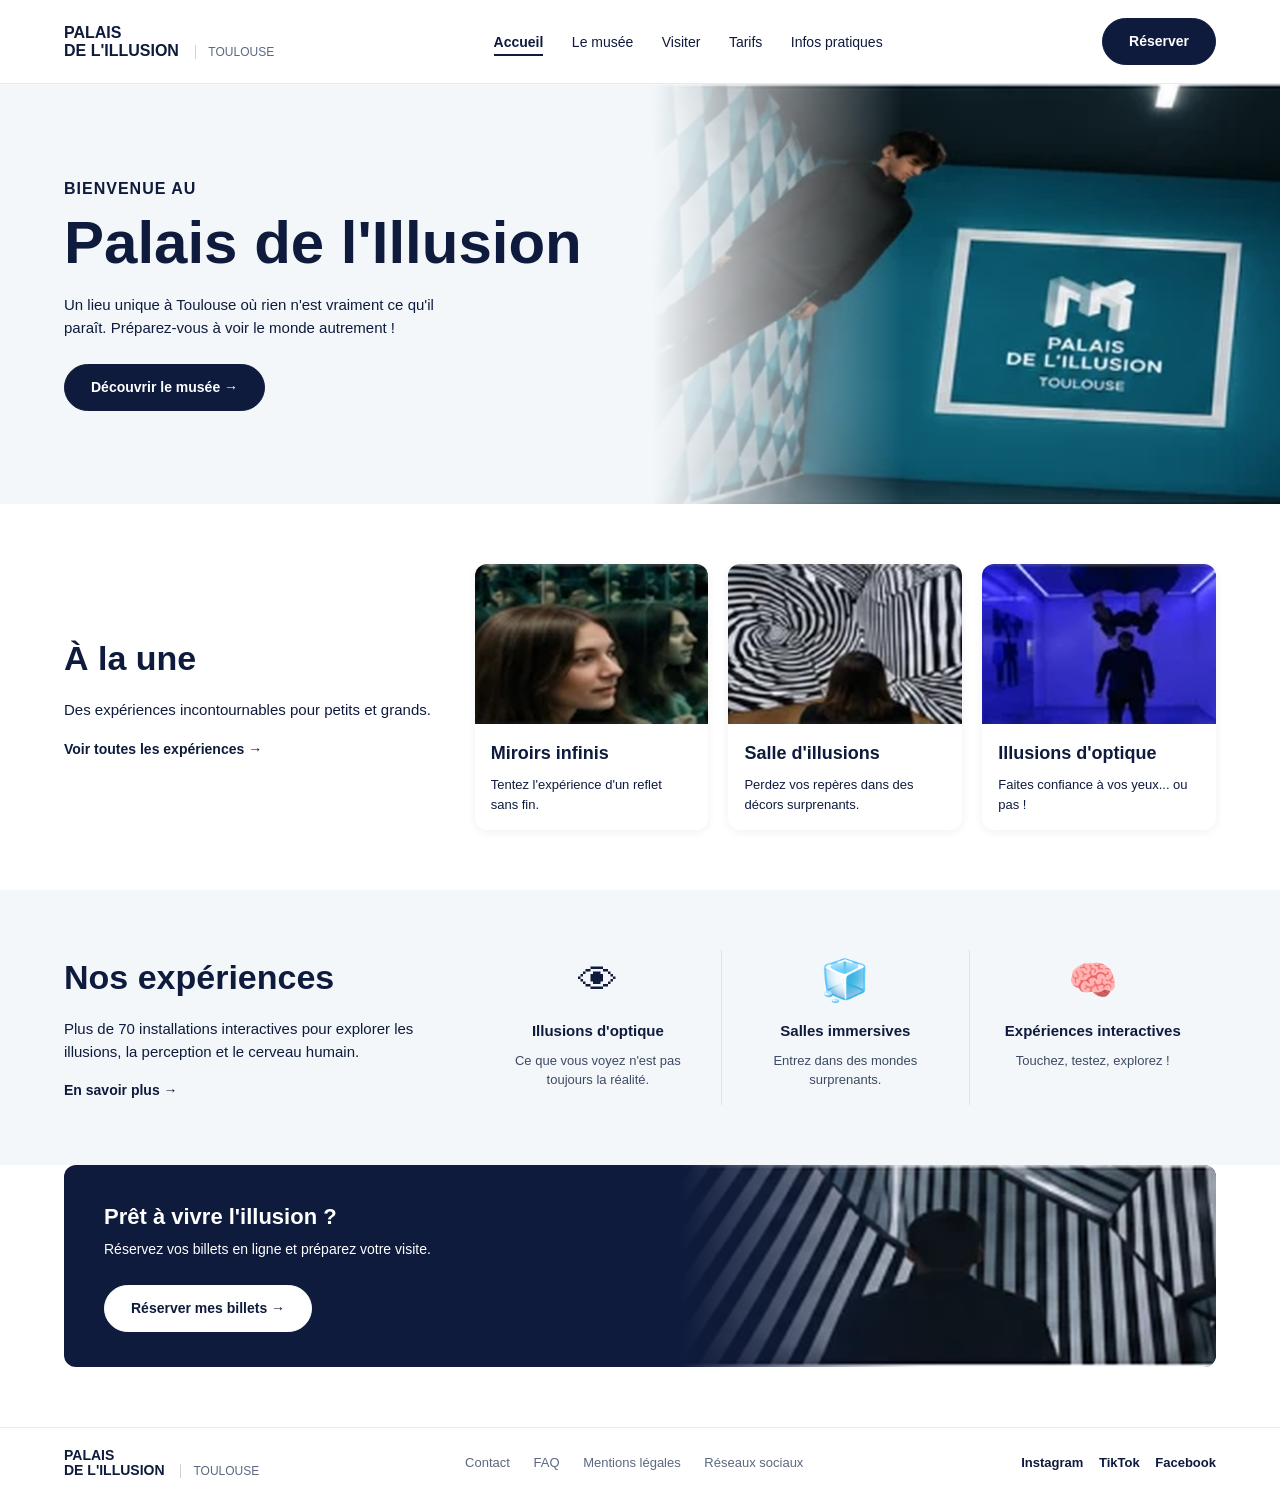
<file: index.html>
<!DOCTYPE html>
<html lang="fr">
<head>
  <meta charset="UTF-8">
  <meta name="viewport" content="width=device-width, initial-scale=1.0">
  <title>Palais de l'Illusion - Toulouse</title>
  <link rel="stylesheet" href="style.css">
</head>
<body>

  <!-- ========== EN-TÊTE ========== -->
  <header class="header">
    <div class="logo">
      PALAIS<br>DE L'ILLUSION
      <small>TOULOUSE</small>
    </div>

    <nav class="menu">
      <a href="index.html" class="actif">Accueil</a>
      <a href="#">Le musée</a>
      <a href="#">Visiter</a>
      <a href="tarifs.html">Tarifs</a>
      <a href="#">Infos pratiques</a>
    </nav>

    <a href="#" class="btn">Réserver</a>
  </header>

  <!-- ========== HERO (bandeau du haut) ========== -->
  <section class="hero">
    <div class="hero-texte">
      <p class="surtitre">BIENVENUE AU</p>
      <h1>Palais de l'Illusion</h1>
      <p>Un lieu unique à Toulouse où rien n'est vraiment ce qu'il paraît. Préparez-vous à voir le monde autrement !</p>
      <a href="#" class="btn">Découvrir le musée &rarr;</a>
    </div>

    <!-- Remplacez images/hero.jpg par votre photo -->
    <div class="hero-image">
      <img src="images/hero.jpg" alt="Salle de l'illusion">
    </div>
  </section>

  <!-- ========== À LA UNE ========== -->
  <section class="section">
    <div class="une">
      <div class="une-texte">
        <h2>À la une</h2>
        <p>Des expériences incontournables pour petits et grands.</p>
        <a href="#" class="lien">Voir toutes les expériences &rarr;</a>
      </div>

      <div class="cartes">
        <div class="carte">
          <div class="carte-image">
            <img src="images/miroirs.jpg" alt="Miroirs infinis">
          </div>
          <div class="carte-texte">
            <h3>Miroirs infinis</h3>
            <p>Tentez l'expérience d'un reflet sans fin.</p>
          </div>
        </div>

        <div class="carte">
          <div class="carte-image">
            <img src="images/salle-illusions.jpg" alt="Salle d'illusions">
          </div>
          <div class="carte-texte">
            <h3>Salle d'illusions</h3>
            <p>Perdez vos repères dans des décors surprenants.</p>
          </div>
        </div>

        <div class="carte">
          <div class="carte-image">
            <img src="images/illusions-optique.jpg" alt="Illusions d'optique">
          </div>
          <div class="carte-texte">
            <h3>Illusions d'optique</h3>
            <p>Faites confiance à vos yeux... ou pas !</p>
          </div>
        </div>
      </div>
    </div>
  </section>

  <!-- ========== NOS EXPÉRIENCES ========== -->
  <section class="section fond-gris">
    <div class="experiences">
      <div class="experiences-texte">
        <h2>Nos expériences</h2>
        <p>Plus de 70 installations interactives pour explorer les illusions, la perception et le cerveau humain.</p>
        <a href="#" class="lien">En savoir plus &rarr;</a>
      </div>

      <div class="experiences-colonnes">
        <div class="exp-colonne">
          <div class="exp-icone">👁</div>
          <h3>Illusions d'optique</h3>
          <p>Ce que vous voyez n'est pas toujours la réalité.</p>
        </div>

        <div class="exp-colonne">
          <div class="exp-icone">🧊</div>
          <h3>Salles immersives</h3>
          <p>Entrez dans des mondes surprenants.</p>
        </div>

        <div class="exp-colonne">
          <div class="exp-icone">🧠</div>
          <h3>Expériences interactives</h3>
          <p>Touchez, testez, explorez !</p>
        </div>
      </div>
    </div>
  </section>

  <!-- ========== BANDEAU RÉSERVATION ========== -->
  <section class="cta">
    <div class="cta-texte">
      <h3>Prêt à vivre l'illusion ?</h3>
      <p>Réservez vos billets en ligne et préparez votre visite.</p>
      <a href="tarifs.html" class="btn btn-blanc">Réserver mes billets &rarr;</a>
    </div>

    <!-- Remplacez par une photo si vous voulez -->
    <div class="cta-image">
      <img src="images/cta.jpg" alt="">
    </div>
  </section>

  <!-- ========== PIED DE PAGE ========== -->
  <footer class="footer">
    <div class="logo">
      PALAIS<br>DE L'ILLUSION
      <small>TOULOUSE</small>
    </div>

    <div class="footer-liens">
      <a href="#">Contact</a>
      <a href="#">FAQ</a>
      <a href="#">Mentions légales</a>
      <a href="#">Réseaux sociaux</a>
    </div>

    <div class="reseaux">
      <a href="#">Instagram</a>
      <a href="#">TikTok</a>
      <a href="#">Facebook</a>
    </div>
  </footer>

</body>
</html>
</file>
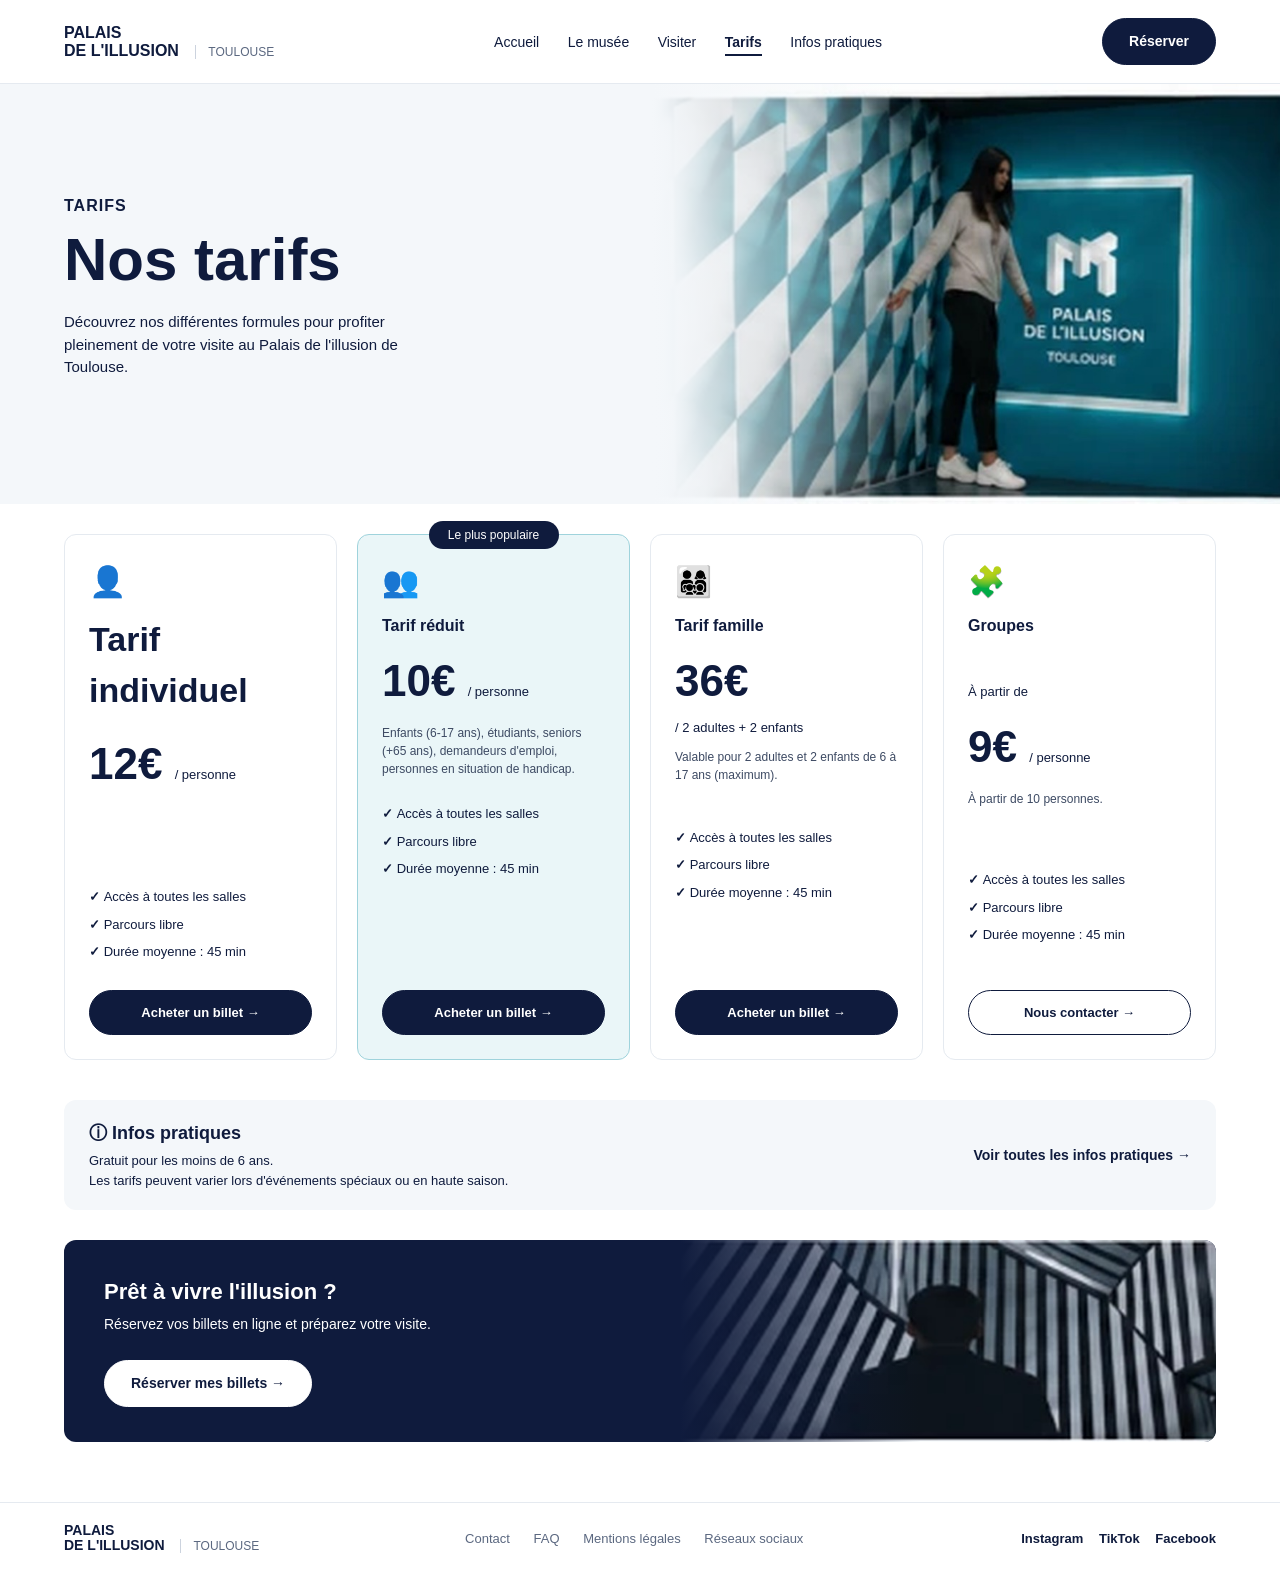
<file: tarifs.html>
<!DOCTYPE html>
<html lang="fr">
<head>
  <meta charset="UTF-8">
  <meta name="viewport" content="width=device-width, initial-scale=1.0">
  <title>Tarifs - Palais de l'Illusion</title>
  <link rel="stylesheet" href="style.css">
</head>
<body>

  <!-- ========== EN-TÊTE ========== -->
  <header class="header">
    <div class="logo">
      PALAIS<br>DE L'ILLUSION
      <small>TOULOUSE</small>
    </div>

    <nav class="menu">
      <a href="index.html">Accueil</a>
      <a href="#">Le musée</a>
      <a href="#">Visiter</a>
      <a href="tarifs.html" class="actif">Tarifs</a>
      <a href="#">Infos pratiques</a>
    </nav>

    <a href="#" class="btn">Réserver</a>
  </header>

  <!-- ========== TITRE + PHOTO ========== -->
  <section class="hero">
    <div class="hero-texte">
      <p class="surtitre">TARIFS</p>
      <h1>Nos tarifs</h1>
      <p>Découvrez nos différentes formules pour profiter pleinement de votre visite au Palais de l'illusion de Toulouse.</p>
    </div>

    <div class="hero-image">
      <img src="images/hero-tarifs.jpg" alt="Salle de l'illusion">
    </div>
  </section>

  <!-- ========== LES 4 TARIFS ========== -->
  <section class="tarifs">

    <!-- Carte 1 : tarif individuel -->
    <div class="tarif">
      <div class="icone">👤</div>
      <h2>Tarif individuel</h2>
      <p class="prix">12€ <small>/ personne</small></p>
      <p class="petit">&nbsp;</p>
      <ul>
        <li>Accès à toutes les salles</li>
        <li>Parcours libre</li>
        <li>Durée moyenne : 45 min</li>
      </ul>
      <a href="#" class="btn">Acheter un billet &rarr;</a>
    </div>

    <!-- Carte 2 : tarif réduit (mise en avant) -->
    <div class="tarif populaire">
      <div class="badge">Le plus populaire</div>
      <div class="icone">👥</div>
      <h3>Tarif réduit</h3>
      <p class="prix">10€ <small>/ personne</small></p>
      <p class="petit">Enfants (6-17 ans), étudiants, seniors (+65 ans), demandeurs d'emploi, personnes en situation de handicap.</p>
      <ul>
        <li>Accès à toutes les salles</li>
        <li>Parcours libre</li>
        <li>Durée moyenne : 45 min</li>
      </ul>
      <a href="#" class="btn">Acheter un billet &rarr;</a>
    </div>

    <!-- Carte 3 : tarif famille -->
    <div class="tarif">
      <div class="icone">👨‍👩‍👧‍👦</div>
      <h3>Tarif famille</h3>
      <p class="prix">36€ <small class="ligne">/ 2 adultes + 2 enfants</small></p>
      <p class="petit">Valable pour 2 adultes et 2 enfants de 6 à 17 ans (maximum).</p>
      <ul>
        <li>Accès à toutes les salles</li>
        <li>Parcours libre</li>
        <li>Durée moyenne : 45 min</li>
      </ul>
      <a href="#" class="btn">Acheter un billet &rarr;</a>
    </div>

    <!-- Carte 4 : groupes -->
    <div class="tarif">
      <div class="icone">🧩</div>
      <h3>Groupes</h3>
      <p class="prix"><small>À partir de</small><br>9€ <small>/ personne</small></p>
      <p class="petit">À partir de 10 personnes.</p>
      <ul>
        <li>Accès à toutes les salles</li>
        <li>Parcours libre</li>
        <li>Durée moyenne : 45 min</li>
      </ul>
      <a href="#" class="btn btn-contour">Nous contacter &rarr;</a>
    </div>

  </section>

  <!-- ========== INFOS PRATIQUES ========== -->
  <section class="infos">
    <div>
      <h3>ⓘ Infos pratiques</h3>
      <p>Gratuit pour les moins de 6 ans.</p>
      <p>Les tarifs peuvent varier lors d'événements spéciaux ou en haute saison.</p>
    </div>
    <a href="#" class="lien">Voir toutes les infos pratiques &rarr;</a>
  </section>

  <!-- ========== BANDEAU RÉSERVATION ========== -->
  <section class="cta">
    <div class="cta-texte">
      <h3>Prêt à vivre l'illusion ?</h3>
      <p>Réservez vos billets en ligne et préparez votre visite.</p>
      <a href="#" class="btn btn-blanc">Réserver mes billets &rarr;</a>
    </div>

    <div class="cta-image">
      <img src="images/cta.jpg" alt="">
    </div>
  </section>

  <!-- ========== PIED DE PAGE ========== -->
  <footer class="footer">
    <div class="logo">
      PALAIS<br>DE L'ILLUSION
      <small>TOULOUSE</small>
    </div>

    <div class="footer-liens">
      <a href="#">Contact</a>
      <a href="#">FAQ</a>
      <a href="#">Mentions légales</a>
      <a href="#">Réseaux sociaux</a>
    </div>

    <div class="reseaux">
      <a href="#">Instagram</a>
      <a href="#">TikTok</a>
      <a href="#">Facebook</a>
    </div>
  </footer>

</body>
</html>
</file>
<file: style.css>
/* ==========================================
   STYLE COMMUN - Palais de l'Illusion
   ========================================== */

/* Réglages de base de la page */
body {
  margin: 0;
  font-family: Arial, Helvetica, sans-serif;
  color: #0f1b3d;
  background: #ffffff;
  line-height: 1.5;
}

a {
  color: inherit;
  text-decoration: none;
}

img {
  display: block;
  width: 100%;
  height: 100%;
  object-fit: cover;
}

h1 {
  font-size: 60px;
  font-weight: bold;
  line-height: 1.05;
  margin: 10px 0 20px 0;
}

h2 {
  font-size: 34px;
  margin: 0 0 15px 0;
}

h3 {
  font-size: 18px;
  margin: 0 0 8px 0;
}

p {
  margin: 0 0 15px 0;
}

/* ==========================================
   EN-TÊTE (logo + menu + bouton)
   ========================================== */
.header {
  display: flex;
  justify-content: space-between;
  align-items: center;
  padding: 18px 5%;
  border-bottom: 1px solid #e5eaf0;
}

.logo {
  font-weight: bold;
  font-size: 16px;
  line-height: 1.1;
}

.logo small {
  font-weight: normal;
  font-size: 12px;
  color: #5b6880;
  margin-left: 12px;
  padding-left: 12px;
  border-left: 1px solid #ccd3de;
}

.menu a {
  margin: 0 12px;
  font-size: 14px;
  padding-bottom: 4px;
}

.menu a.actif {
  font-weight: bold;
  border-bottom: 2px solid #0f1b3d;
}

/* ==========================================
   BOUTONS
   ========================================== */
.btn {
  display: inline-block;
  background: #0f1b3d;
  color: #ffffff;
  padding: 12px 26px;
  border-radius: 30px;
  font-size: 14px;
  font-weight: bold;
  border: 1px solid #0f1b3d;
}

.btn-blanc {
  background: #ffffff;
  color: #0f1b3d;
  border: 1px solid #ffffff;
}

.btn-contour {
  background: #ffffff;
  color: #0f1b3d;
  border: 1px solid #0f1b3d;
}

.lien {
  font-size: 14px;
  font-weight: bold;
}

/* ==========================================
   HERO (grand bandeau du haut)
   ========================================== */
.hero {
  display: flex;
  background: #f4f7fa;
}

.hero-texte {
  flex: 1;
  padding: 60px 5%;
  display: flex;
  flex-direction: column;
  justify-content: center;
}

.hero-texte .surtitre {
  font-size: 16px;
  font-weight: bold;
  letter-spacing: 1px;
  margin: 0;
}

.hero-texte p {
  font-size: 15px;
  max-width: 380px;
}

.hero-texte .btn {
  align-self: flex-start;
  margin-top: 10px;
}

.hero-image {
  flex: 1.2;
  min-height: 420px;
  background: #2a8fa0;
  position: relative;
}

/* Fondu : la photo s'estompe vers la gauche, dans la couleur du fond */
.hero-image::after {
  content: "";
  position: absolute;
  top: 0;
  left: 0;
  bottom: 0;
  width: 40%;
  background: linear-gradient(to right, #f4f7fa, rgba(244, 247, 250, 0));
}

/* ==========================================
   SECTION "À LA UNE"
   ========================================== */
.section {
  padding: 60px 5%;
}

.une {
  display: flex;
  align-items: center;
  gap: 40px;
}

.une-texte {
  flex: 1;
}

.une-texte p {
  font-size: 15px;
}

.cartes {
  flex: 2;
  display: flex;
  gap: 20px;
}

.carte {
  flex: 1;
  background: #ffffff;
  border-radius: 12px;
  overflow: hidden;
  box-shadow: 0 2px 10px rgba(0, 0, 0, 0.06);
}

.carte-image {
  height: 160px;
  background: #cfd8e3;
}

.carte-texte {
  padding: 16px;
}

.carte-texte p {
  font-size: 13px;
  margin: 0;
}

/* ==========================================
   SECTION "NOS EXPÉRIENCES"
   ========================================== */
.fond-gris {
  background: #f4f7fa;
}

.experiences {
  display: flex;
  align-items: center;
  gap: 40px;
}

.experiences-texte {
  flex: 1;
}

.experiences-texte p {
  font-size: 15px;
}

.experiences-colonnes {
  flex: 2;
  display: flex;
}

.exp-colonne {
  flex: 1;
  text-align: center;
  padding: 0 25px;
  border-left: 1px solid #dde3ea;
}

.exp-colonne:first-child {
  border-left: none;
}

.exp-icone {
  font-size: 40px;
  margin-bottom: 10px;
}

.exp-colonne h3 {
  font-size: 15px;
}

.exp-colonne p {
  font-size: 13px;
  color: #3d4a63;
}

/* ==========================================
   BANDEAU "PRÊT À VIVRE L'ILLUSION ?"
   ========================================== */
.cta {
  display: flex;
  margin: 0 5% 60px 5%;
  background: #0f1b3d;
  color: #ffffff;
  border-radius: 12px;
  overflow: hidden;
  min-height: 150px;
}

.cta-texte {
  flex: 1;
  padding: 35px 40px;
  display: flex;
  flex-direction: column;
  justify-content: center;
}

.cta-texte h3 {
  font-size: 22px;
  margin: 0 0 6px 0;
}

.cta-texte p {
  font-size: 14px;
}

.cta-texte .btn-blanc {
  align-self: flex-start;
  margin-top: 10px;
}

.cta-image {
  flex: 1;
  background: #555555;
  position: relative;
}

/* Fondu : la photo s'assombrit vers la gauche, dans la couleur du bandeau */
.cta-image::after {
  content: "";
  position: absolute;
  top: 0;
  left: 0;
  bottom: 0;
  width: 45%;
  background: linear-gradient(to right, #0f1b3d, rgba(15, 27, 61, 0));
}

/* ==========================================
   PIED DE PAGE
   ========================================== */
.footer {
  display: flex;
  justify-content: space-between;
  align-items: center;
  padding: 20px 5%;
  border-top: 1px solid #e5eaf0;
  font-size: 13px;
}

.footer .logo {
  font-size: 14px;
}

.footer-liens a {
  margin: 0 10px;
  color: #5b6880;
}

.reseaux a {
  margin-left: 12px;
  font-weight: bold;
}

/* ==========================================
   PAGE TARIFS
   ========================================== */
.titre-page {
  padding: 50px 5% 20px 5%;
}

.titre-page .surtitre {
  font-size: 16px;
  font-weight: bold;
  letter-spacing: 1px;
  margin: 0;
}

.titre-page p {
  font-size: 15px;
  max-width: 380px;
}

.tarifs {
  display: flex;
  gap: 20px;
  padding: 30px 5% 10px 5%;
}

.tarif {
  flex: 1;
  position: relative;
  background: #ffffff;
  border: 1px solid #e5eaf0;
  border-radius: 12px;
  padding: 24px;
  display: flex;
  flex-direction: column;
}

.tarif.populaire {
  background: #eaf6f8;
  border: 1px solid #9fd3dc;
}

.tarif .badge {
  position: absolute;
  top: -14px;
  left: 50%;
  margin-left: -65px;
  width: 130px;
  text-align: center;
  background: #0f1b3d;
  color: #ffffff;
  font-size: 12px;
  padding: 5px 0;
  border-radius: 20px;
}

.tarif .icone {
  font-size: 30px;
  margin-bottom: 10px;
}

.tarif h3 {
  font-size: 16px;
  margin-bottom: 10px;
}

.prix {
  font-size: 44px;
  font-weight: bold;
  margin: 0;
}

.prix small {
  font-size: 13px;
  font-weight: normal;
}

.prix .ligne {
  display: block;
  margin-top: 4px;
}

.tarif .petit {
  font-size: 12px;
  color: #3d4a63;
  min-height: 60px;
  margin: 10px 0;
}

.tarif ul {
  list-style: none;
  padding: 0;
  margin: 10px 0 20px 0;
  font-size: 13px;
}

.tarif li {
  margin-bottom: 8px;
}

.tarif li::before {
  content: "✓ ";
  font-weight: bold;
}

.tarif .btn {
  margin-top: auto;
  text-align: center;
  font-size: 13px;
}

.infos {
  display: flex;
  align-items: center;
  justify-content: space-between;
  margin: 30px 5%;
  padding: 20px 25px;
  background: #f4f7fa;
  border-radius: 12px;
}

.infos h3 {
  margin-bottom: 4px;
}

.infos p {
  font-size: 13px;
  margin: 0;
}

/* ==========================================
   ADAPTATION TÉLÉPHONE (écrans étroits)
   ========================================== */
@media (max-width: 800px) {
  .header {
    flex-direction: column;
    gap: 12px;
  }

  h1 {
    font-size: 38px;
  }

  .hero,
  .une,
  .experiences,
  .cta,
  .tarifs,
  .infos {
    flex-direction: column;
  }

  .cartes,
  .experiences-colonnes {
    flex-direction: column;
    gap: 20px;
  }

  .exp-colonne {
    border-left: none;
    border-top: 1px solid #dde3ea;
    padding: 20px 0;
  }

  .exp-colonne:first-child {
    border-top: none;
  }

  .cta-image {
    min-height: 180px;
  }

  .hero-image {
    min-height: 260px;
  }
}
</file>
